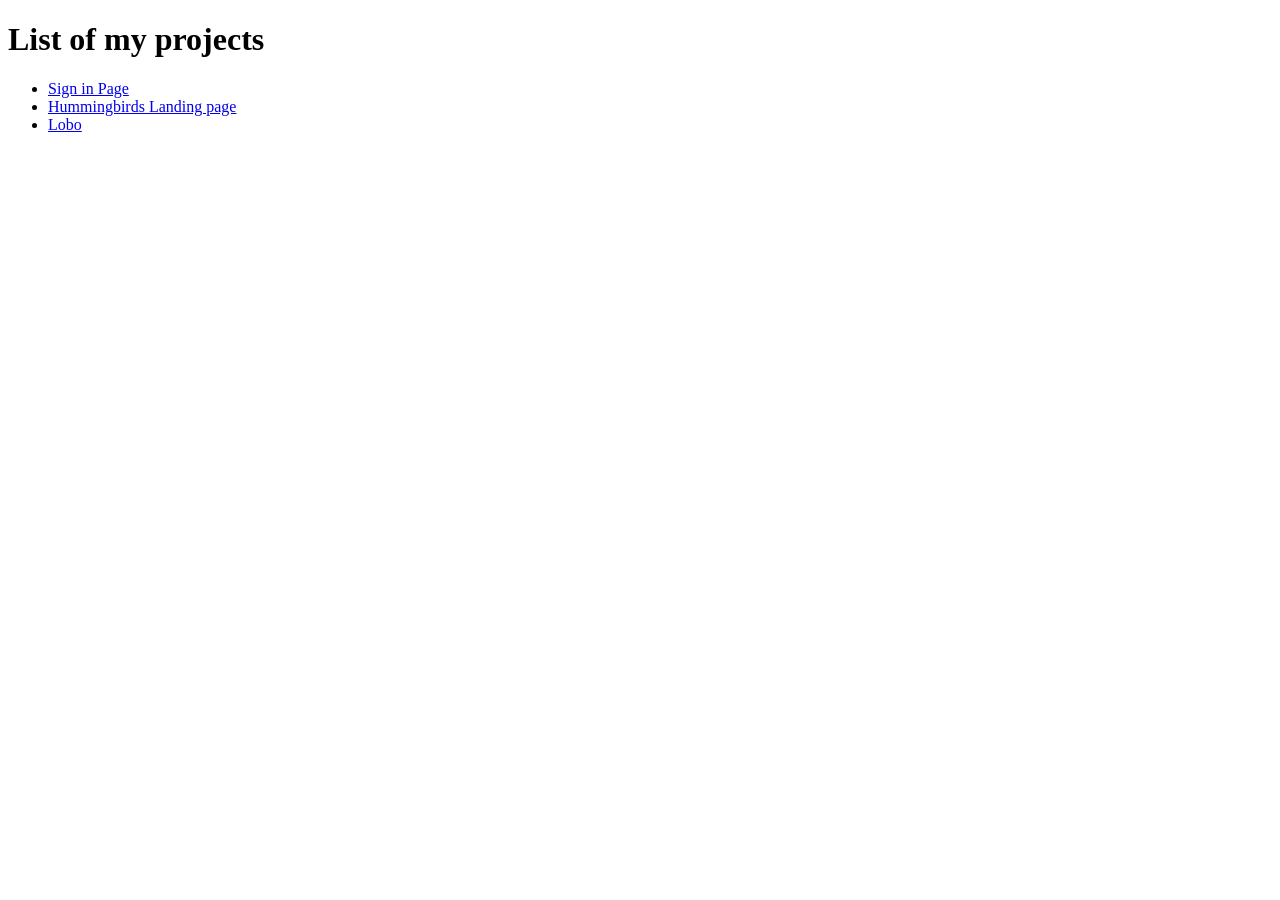
<file: index.html>
<!DOCTYPE html>
<html lang="en">
<head>
    <meta charset="UTF-8">
    <meta name="viewport" content="width=device-width, initial-scale=1.0">
    <title>Portfolio</title>
</head>
<body>
    <h1>List of my projects</h1>
    <ul>
        <li><a href="./projects/-001-Sign-in-and-Sign-up-page-main/index.html">Sign in Page</a></li>
        <li><a href="./projects/Hummingbirds/index.html">Hummingbirds Landing page</a></li>
        <li><a href="./projects/lobo/index.html">Lobo</a></li>
    </ul>
</body>
</html>
</file>
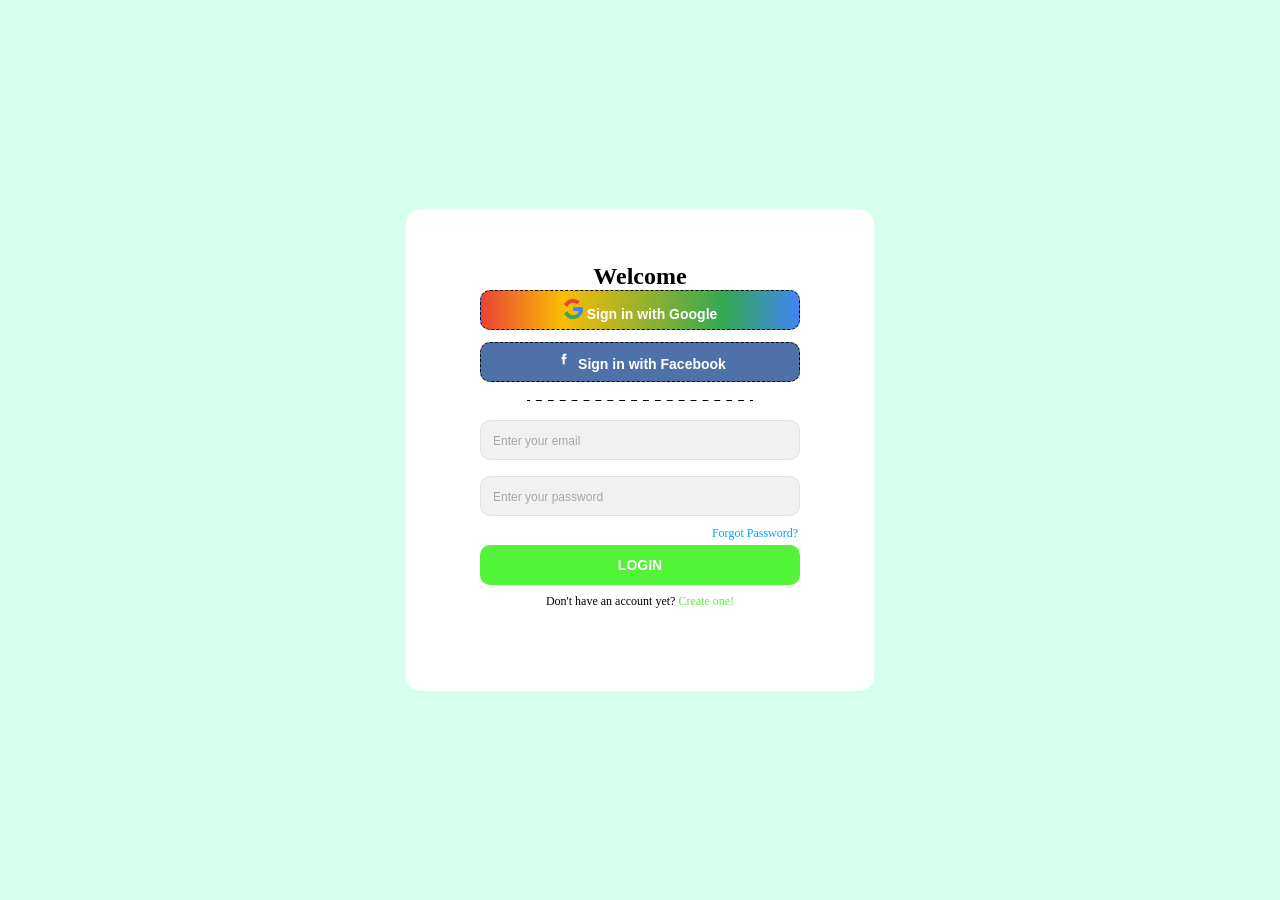
<file: projects/-001-Sign-in-and-Sign-up-page-main/index.html>
<!DOCTYPE html>
<html lang="en">
  <head>
    <meta charset="UTF-8" />
    <meta name="viewport" content="width=device-width, initial-scale=1.0" />
    <title>#001 Login And Sign Up</title>

    <!--Bootstrap-->
    <link
      href="https://cdn.jsdelivr.net/npm/bootstrap@5.3.0/dist/css/bootstrap.min.css"
      rel="stylesheet"
      integrity="sha384-9ndCyUaIbzAi2FUVXJi0CjmCapSmO7SnpJef0486qhLnuZ2cdeRhO02iuK6FUUVM"
      crossorigin="anonymous"
    />
    <!--End of Bootstrap-->
    <link rel="stylesheet" href="style.css" />
    <link rel="stylesheet" href="reset_css.css" />
  </head>
  <body>
    <div class="container">
      <main>
        <div class="box text-center">
          <h1 class="welcome">Welcome</h1>
          <div class="buttons">
            <button id="btn-google" class="btnd-block">
              <img src="./imgs/Google_icon.png" alt="Google Icon" />
              <span id="btn-text">Sign in with Google</span>
            </button>
            <button id="btn-facebook" class="btn d-block">
              <img src="./imgs/Facebook_icon.png" alt="Facebook Icon" />
              <span id="btn-text">Sign in with Facebook</span>
            </button>
          </div>
          <img class="dash_line" src="./imgs/Line 1.png" alt="" />
          <form action="">
            <label for="email" class="form-label"></label>
            <input
              type="text"
              id="email"
              class="form-control"
              placeholder="Enter your email"
            />

            <label for="password" class="form-label"></label>
            <input
              type="password"
              id="password"
              class="form-control"
              placeholder="Enter your password"
            />
          </form>
          <a href="#" id="reset_password">Forgot Password?</a>
          <button id="login-button" class="btn">LOGIN</button>
          <p class="bottom-p">Don't have an account yet? <span id="bottom-text-a"><a href="">Create one!</a></span></p>
        </div>
      </main>
    </div>
    <!--JS-->
    <script
      src="https://cdn.jsdelivr.net/npm/bootstrap@5.3.0/dist/js/bootstrap.bundle.min.js"
      integrity="sha384-geWF76RCwLtnZ8qwWowPQNguL3RmwHVBC9FhGdlKrxdiJJigb/j/68SIy3Te4Bkz"
      crossorigin="anonymous"
    ></script>
  </body>
</html>
</file>
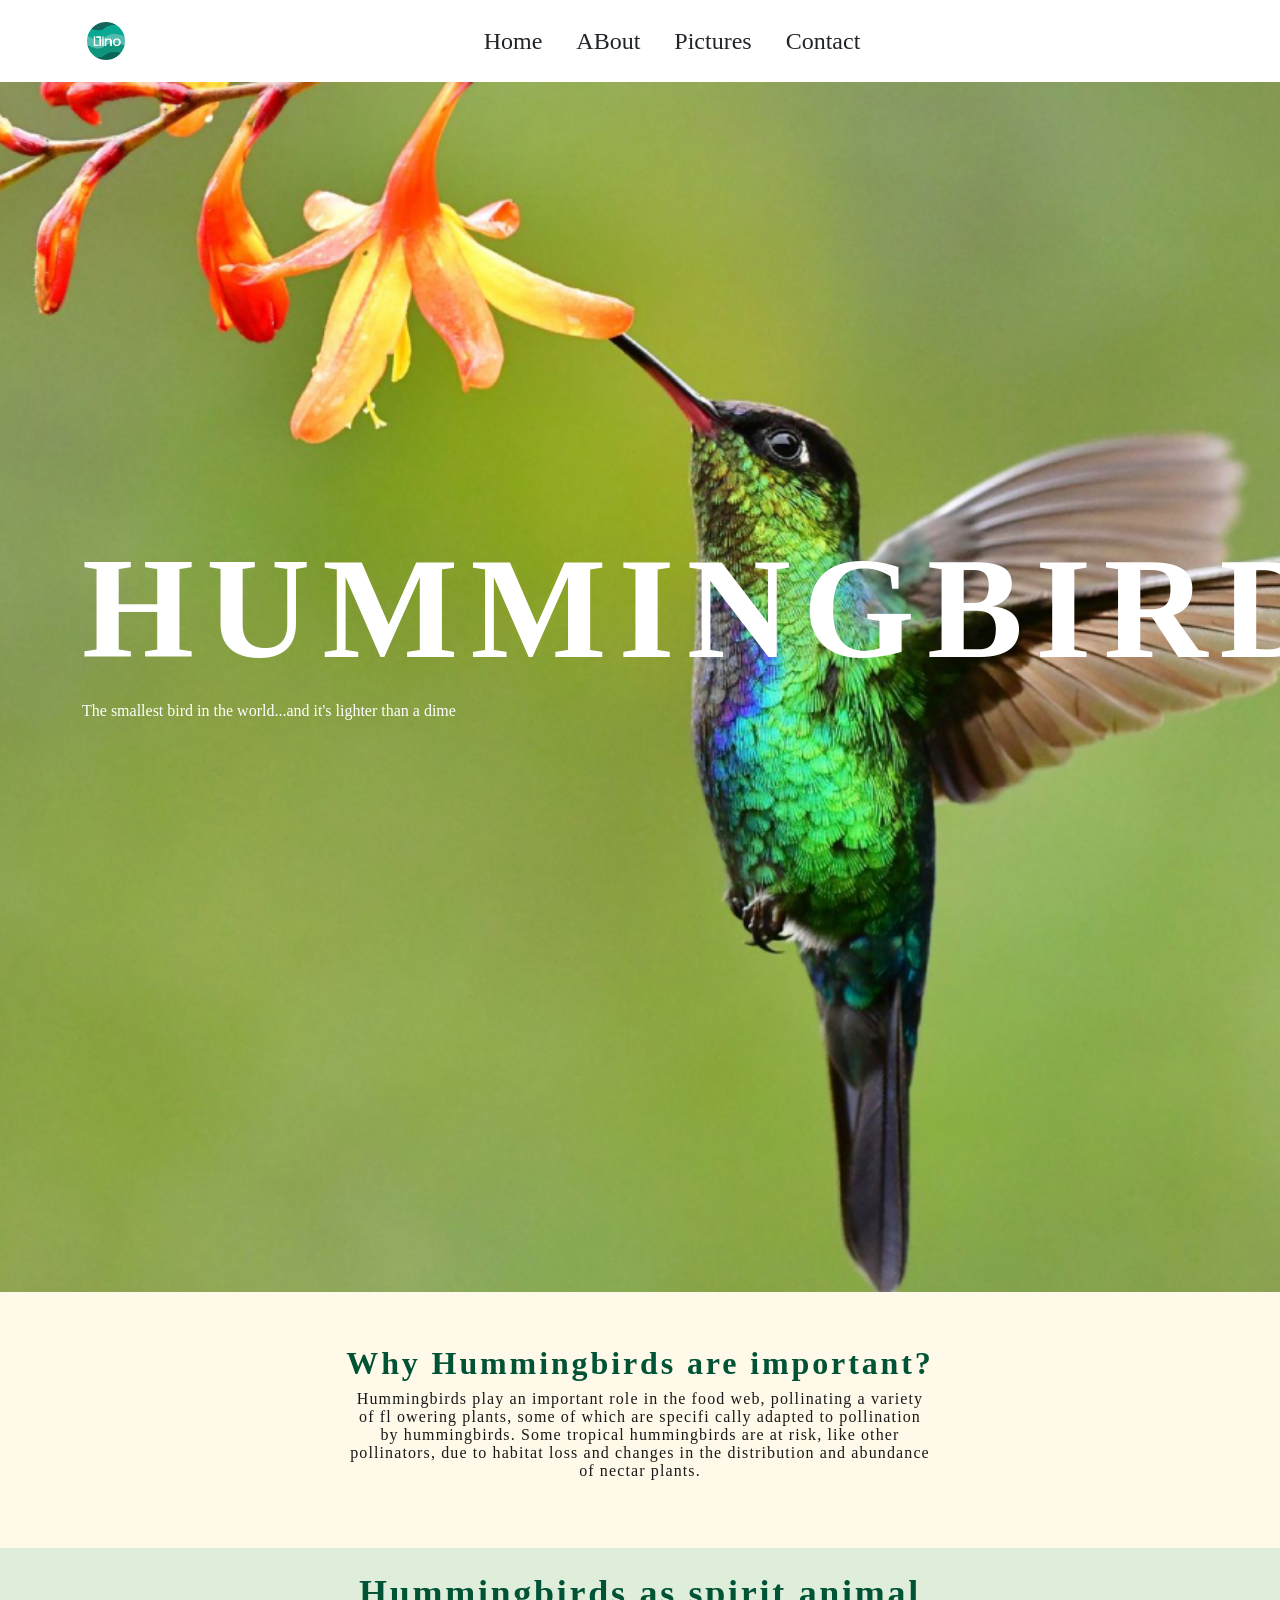
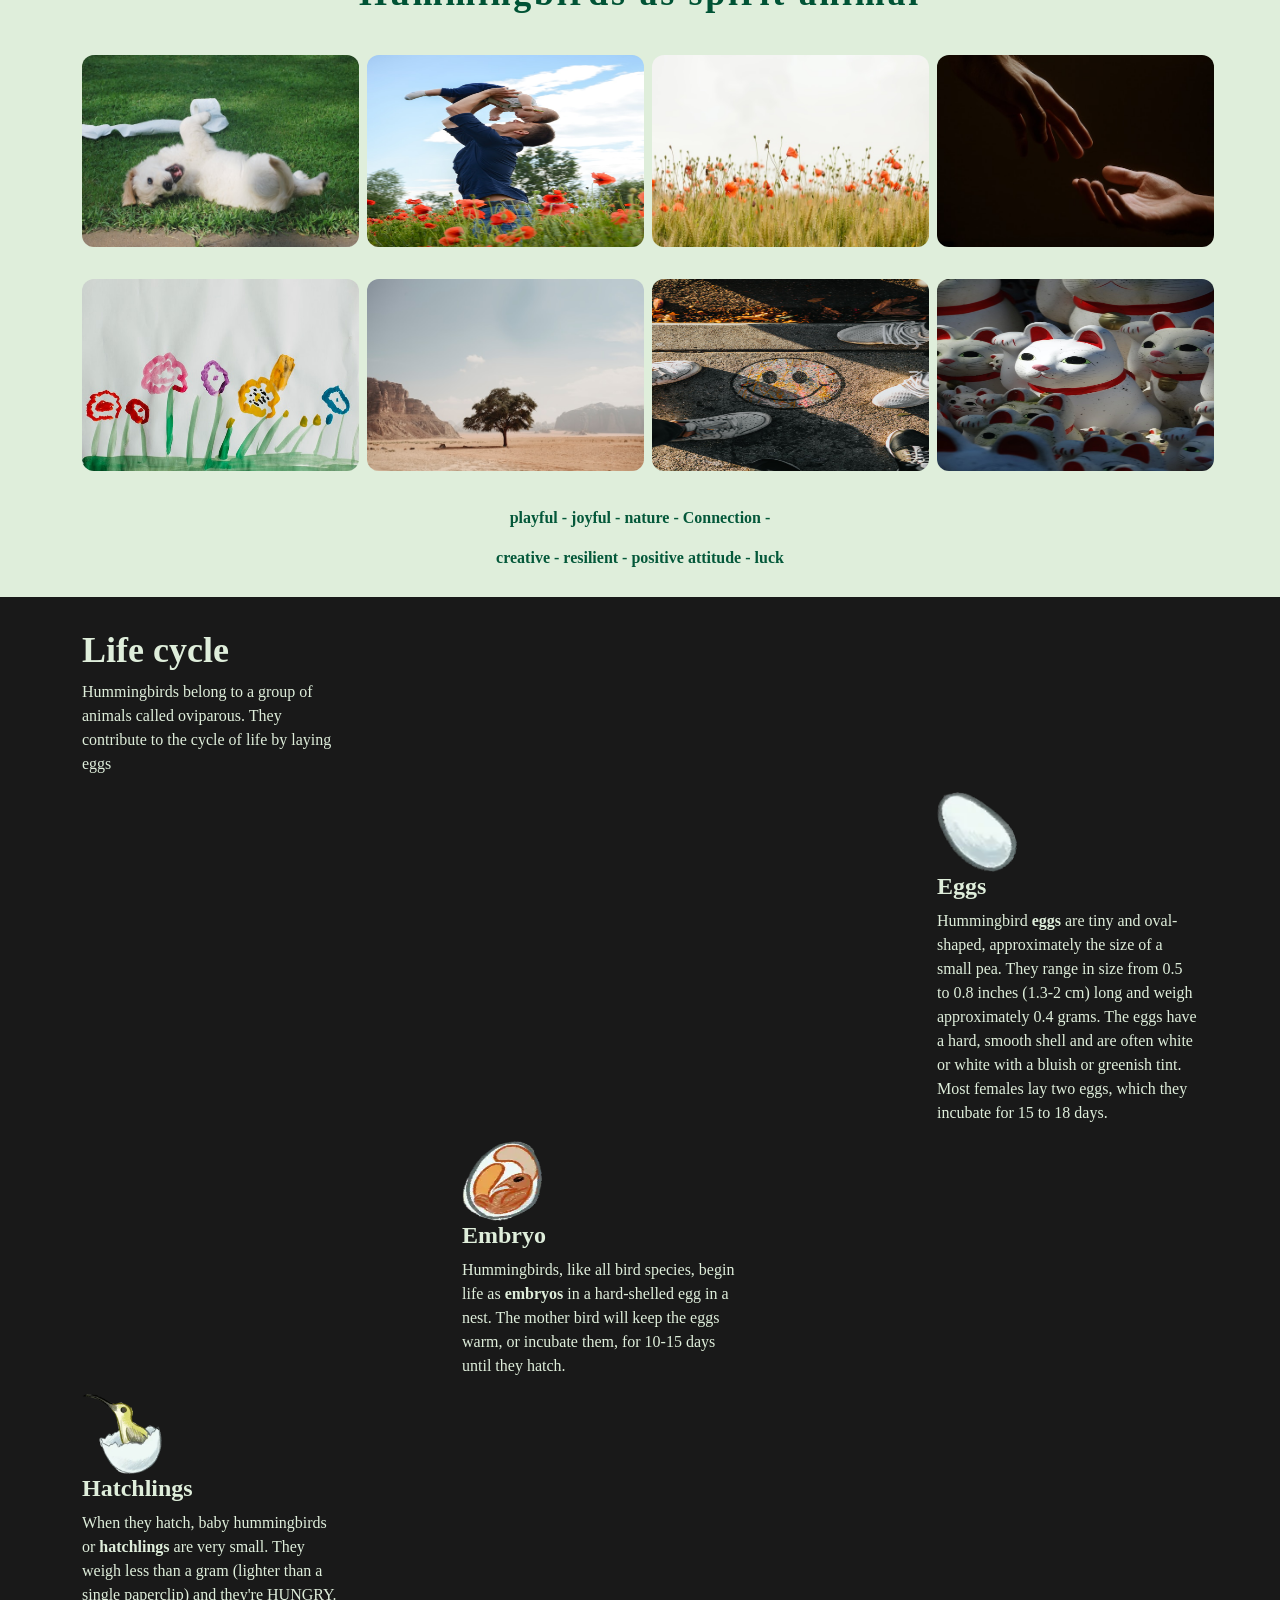
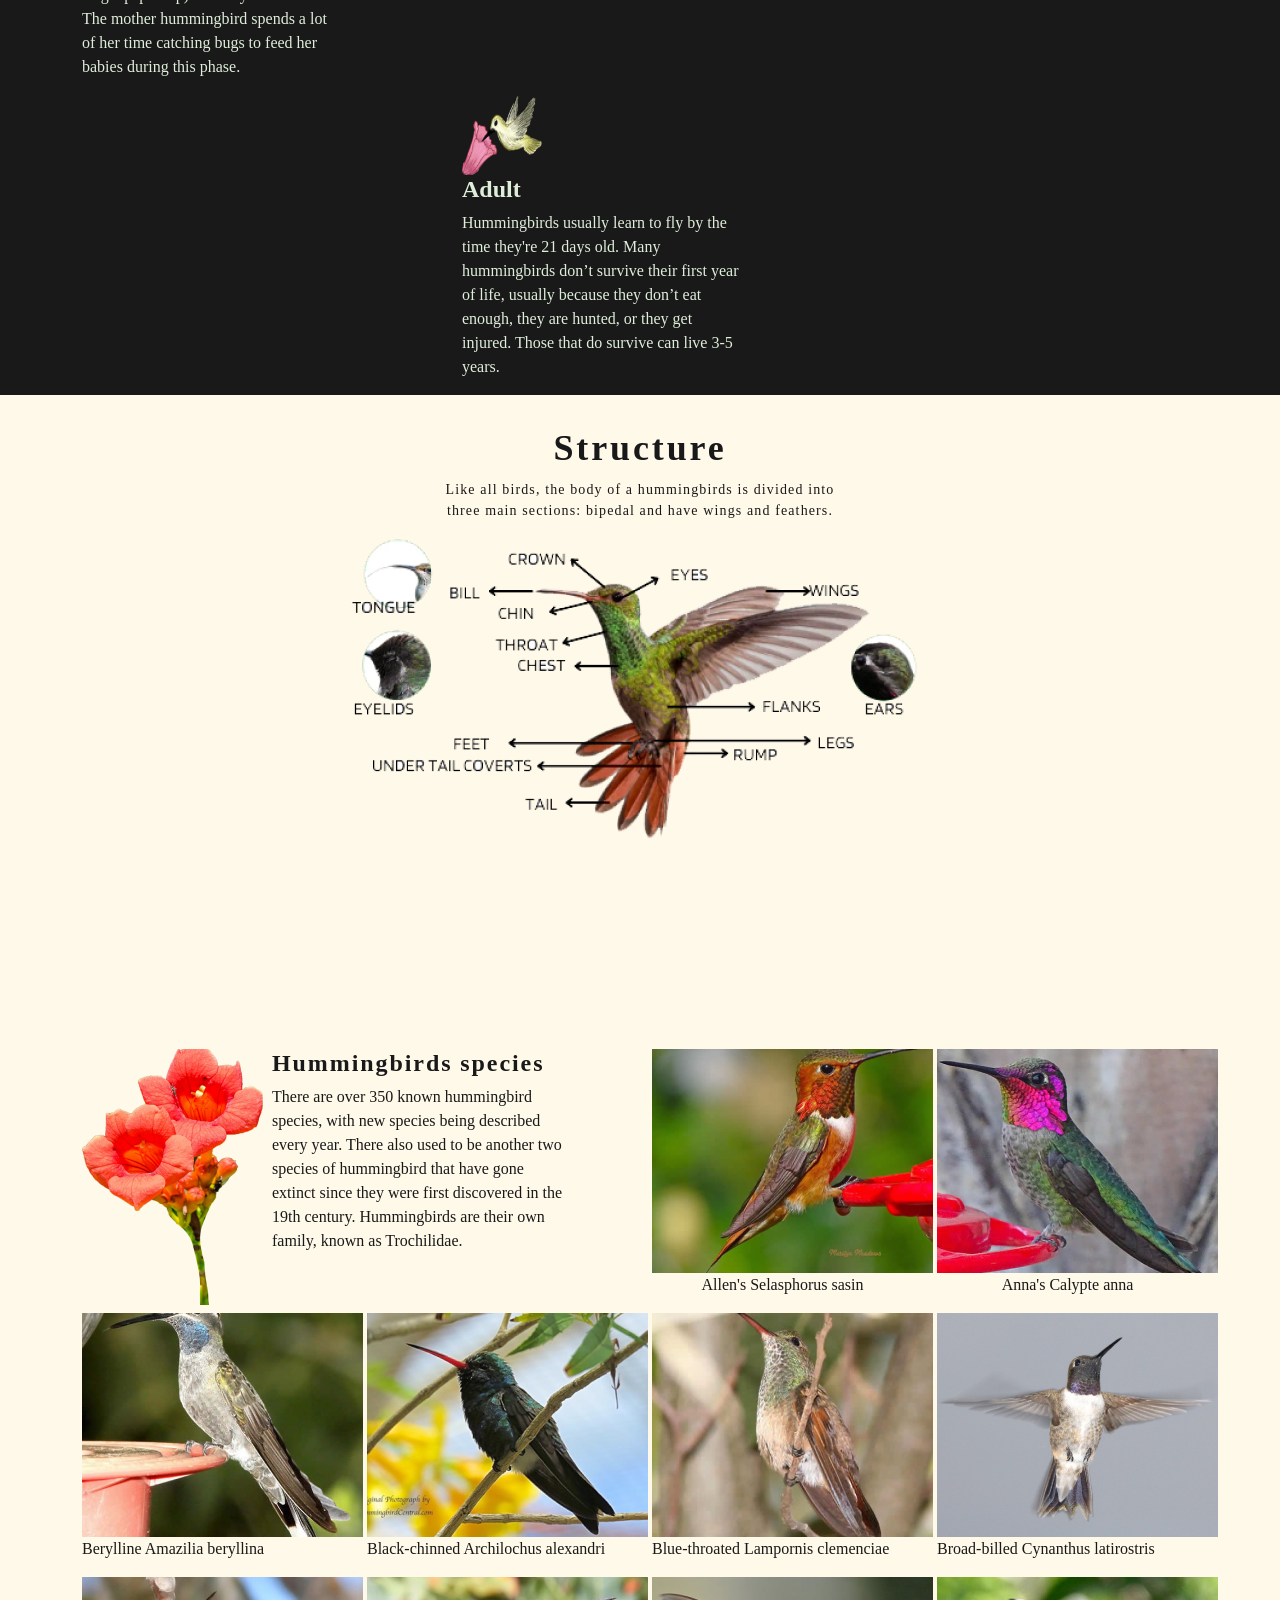
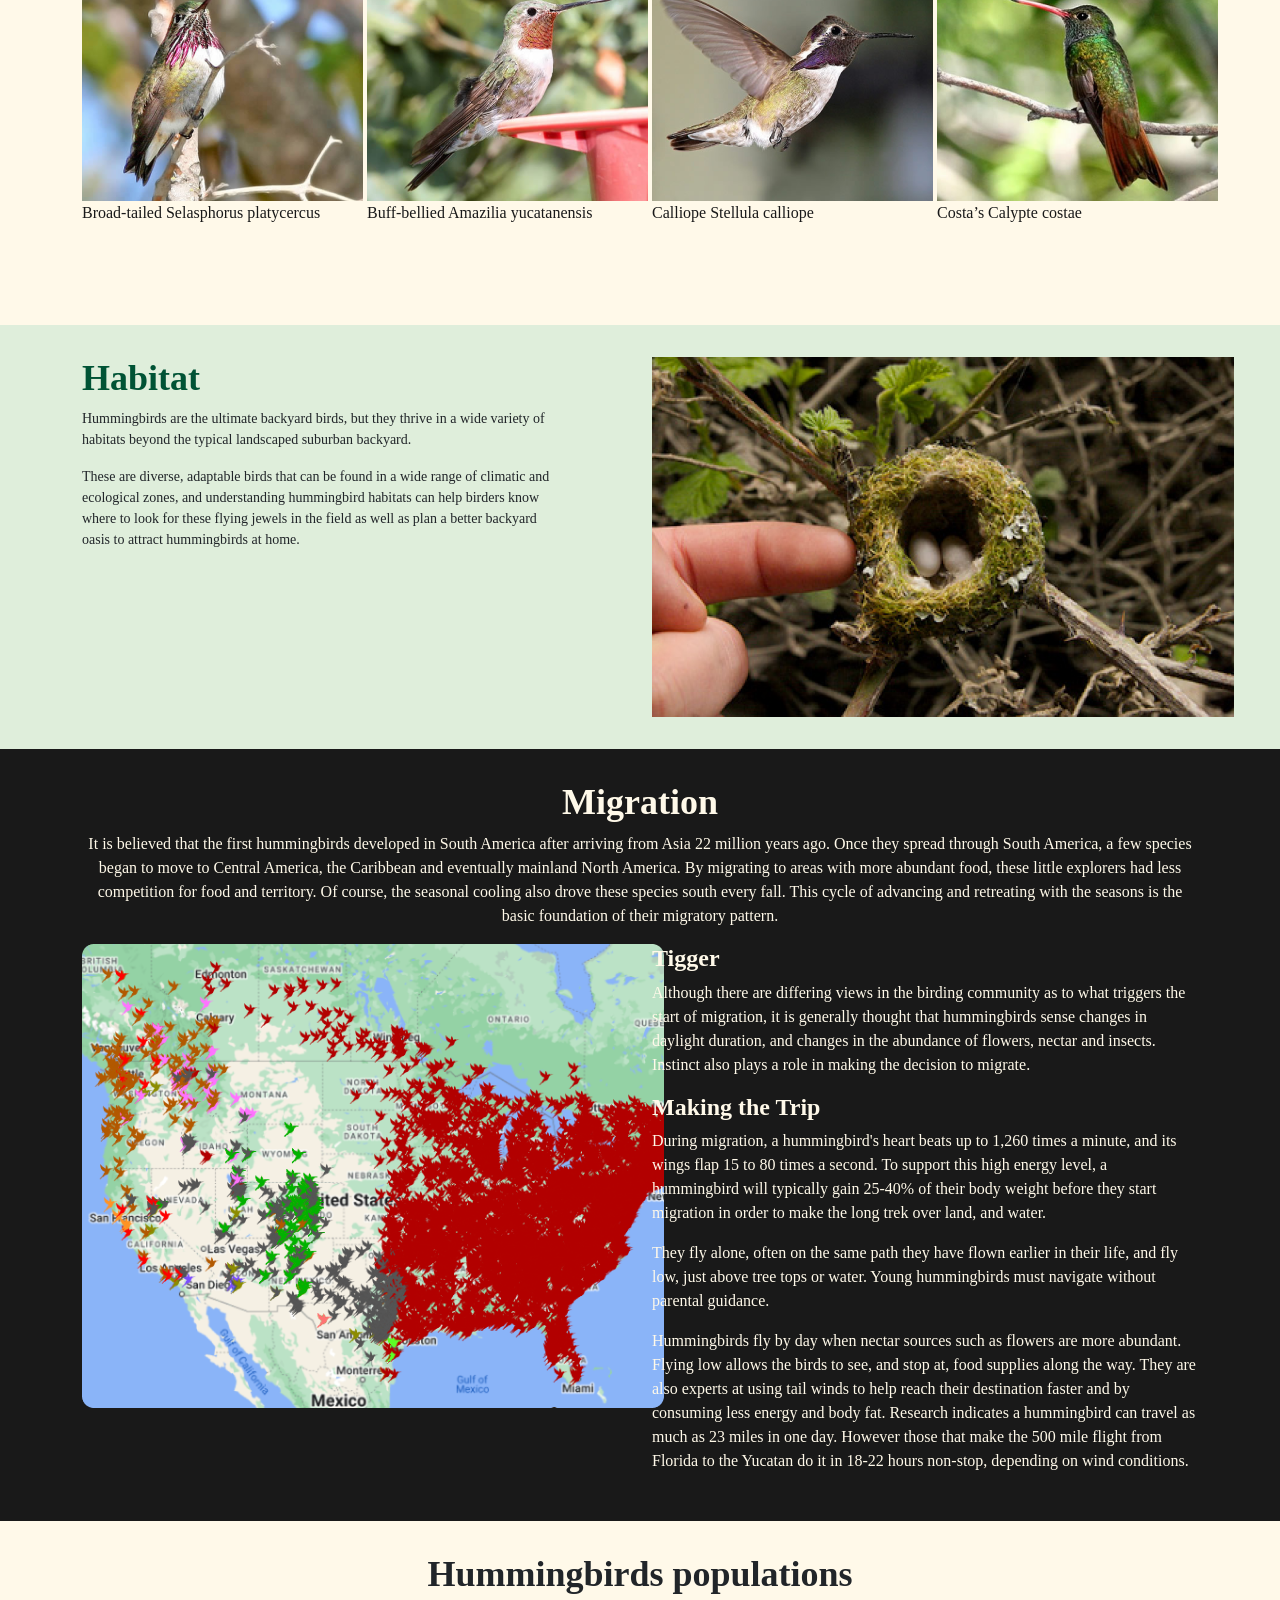
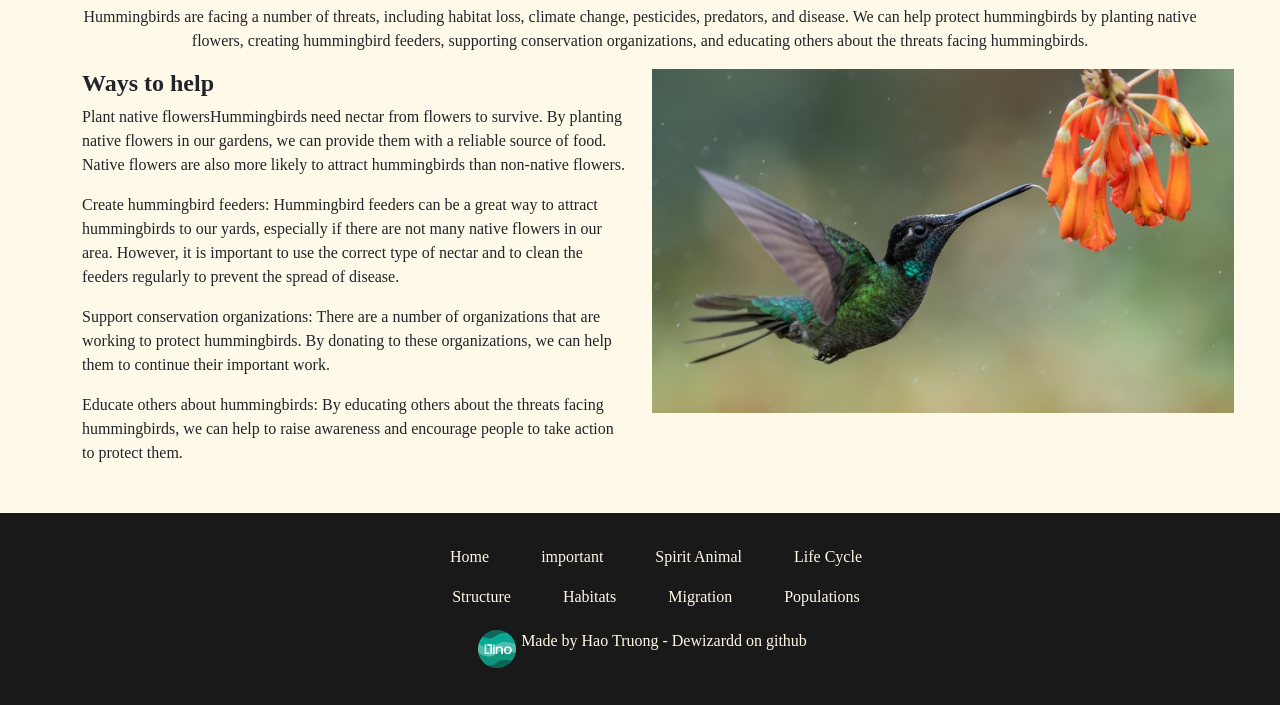
<file: projects/Hummingbirds/index.html>
<!DOCTYPE html>
<html lang="en">

<head>
    <meta charset="UTF-8">
    <meta name="viewport" content="width=device-width, initial-scale=1.0">
    <title>Hummingbirds : Everything you need to know</title>
    <meta name="description"
        content="Tiny marvels of nature, hummingbirds are agile acrobats with vibrant plumage, sipping nectar mid-flight. Nature's aerial gems in dazzling display.">
    <link href="https://cdn.jsdelivr.net/npm/bootstrap@5.3.1/dist/css/bootstrap.min.css" rel="stylesheet"
        integrity="sha384-4bw+/aepP/YC94hEpVNVgiZdgIC5+VKNBQNGCHeKRQN+PtmoHDEXuppvnDJzQIu9" crossorigin="anonymous">

    <link rel="stylesheet" href="./css/style.css">

</head>

<body>
    <header>
        <nav class="navbar">
            <div class="container">
                <img src="./imgs/LOGO.png" alt="logo" class="navbar-brand">
                <ul>
                    <li><a class="nav-link" href="#">Home</a></li>
                    <li><a class="nav-link" href="#">ABout</a></li>
                    <li><a class="nav-link" href="#">Pictures</a></li>
                    <li><a class="nav-link" href="#">Contact</a></li>
                </ul>
                <div></div>
            </div>
        </nav>
    </header>

    <section class="hero">
        <div class="container">
            <div class="hero_text">
                <h1>HUMMINGBIRDS</h1>
                <p>The smallest bird in the world...and it's lighter than a dime</p>
            </div>
        </div>
    </section>

    <section class="important d-flex align-items-center">
        <div class="container d-flex flex-column align-items-center">
            <h2>Why Hummingbirds are important?</h2>
            <p>Hummingbirds play an important role in the food web, pollinating a variety of fl owering plants, some of
                which are specifi cally adapted to pollination by hummingbirds. Some tropical hummingbirds are at risk,
                like other pollinators, due to habitat loss and changes in the distribution and abundance of nectar
                plants.</p>
        </div>
    </section>

    <section class="spirit_animal">
        <div class="container text-center">

            <h2>Hummingbirds as spirit animal</h2>

            <div class="row align-items-start">
                <div class="col-3" id="spirit_img">
                    <img src="./imgs/Spirit/playful.jpg" alt="a playful dog">
                </div>
                <div class="col-3" id="spirit_img">
                    <img src="./imgs/Spirit/joyful.jpg" alt="a playful dog">
                </div>
                <div class="col-3" id="spirit_img">
                    <img src="./imgs/Spirit/nature.jpg" alt="a playful dog">
                </div>
                <div class="col-3" id="spirit_img">
                    <img src="./imgs/Spirit/connection.jpg" alt="a playful dog">
                </div>
            </div>

            <div class="row align-items-start">
                <div class="col-3" id="spirit_img">
                    <img src="./imgs/Spirit/creative.jpg" alt="a playful dog">
                </div>
                <div class="col-3" id="spirit_img">
                    <img src="./imgs/Spirit/resilient.jpg" alt="a playful dog">
                </div>
                <div class="col-3" id="spirit_img">
                    <img src="./imgs/Spirit/positive.jpg" alt="a playful dog">
                </div>
                <div class="col-3" id="spirit_img">
                    <img src="./imgs/Spirit/luck.jpg" alt="a playful dog">
                </div>
            </div>
            <div class="spirit_animal_text">
                <p>playful - joyful - nature - Connection -</p>
                <p>creative - resilient - positive attitude - luck</p>    
            </div>
        </div>
    </section>

    <section class="life_cycle">
        <div class="container">

            <div class="row">
                <div class="col-3" id="lifecycle">
                    <h2 style="margin-top: 32px;">Life cycle</h2>
                    <p>Hummingbirds belong to a group of animals called oviparous. They contribute to the cycle of life
                        by laying eggs</p>
                </div>
                <div class="col-9"></div>
            </div>

            <div class="row" id="egg">
                <div class="col-9"></div>
                <div class="col-3">
                    <img src="./imgs/lifecycle/Layer 5.png" alt="" id="life_cycle_img">
                    <h3>Eggs</h3>
                    <p>Hummingbird <span>eggs</span> are tiny and oval-shaped, approximately the size of a small pea. They range in
                        size from 0.5 to 0.8 inches (1.3-2 cm) long and weigh approximately 0.4 grams. The eggs have a
                        hard, smooth shell and are often white or white with a bluish or greenish tint. Most females lay
                        two eggs, which they incubate for 15 to 18 days.</p>
                </div>
            </div>

            <div class="row" id="embryo">
                <div class="col-4"></div>

                <div class="col-4">
                    <img src="./imgs/lifecycle/Layer 2.png" id="life_cycle_img" alt="">
                    <h3>Embryo</h3>
                    <p>Hummingbirds, like all bird species, begin life as <span>embryos</span> in a hard-shelled egg in a nest. The
                        mother bird will keep the eggs warm, or incubate them, for 10-15 days until they hatch.</p>
                </div>

                <div class="col-4"></div>
            </div>

            <div class="row" id="hatchlings">
                <div class="col-3">
                    <img src="./imgs/lifecycle/Layer 3.png" id="life_cycle_img" alt="">
                    <h3>Hatchlings</h3>
                    <p>When they hatch, baby hummingbirds or <span>hatchlings</span> are very small. They weigh less than a gram
                        (lighter than a single paperclip) and they're HUNGRY. The mother hummingbird spends a lot of her
                        time catching bugs to feed her babies during this phase.</p>
                </div>
            </div>

            <div class="row" id="adult">
                <div class="col-4"></div>
                <div class="col-4">
                    <img src="./imgs/lifecycle/Layer 4.png" id="life_cycle_img" alt="">
                    <h3>Adult</h3>
                    <p>Hummingbirds usually learn to fly by the time they're 21 days old. Many hummingbirds don’t
                        survive their first year of life, usually because they don’t eat enough, they are hunted, or
                        they get injured. Those that do survive can live 3-5 years.</p>
                </div>
            </div>

        </div>
    </section>

    <section class="structure">
        <div class="container d-flex align-items-center flex-column">
            <h2>Structure</h2>
            <p>Like all birds, the body of a hummingbirds is divided into
                three main sections: bipedal and have wings and feathers. </p>
            <img src="./imgs/hummingbird structure.png" alt="">
        </div>
    </section>

    <section class="species">
        <div class="container">

            <div class="row">
                <div class="col-2">
                    <img src="./imgs/species/Rectangle 17.png" alt="">
                </div>
                <div class="col-4">
                    <h3>Hummingbirds species</h3>
                    <p style="width: 293px;">There are over 350 known hummingbird species, with new species being
                        described every year. There
                        also used to be another two species of hummingbird that have gone extinct since they were first
                        discovered in the 19th century. Hummingbirds are their own family, known as Trochilidae.</p>
                </div>
                <div class="col-3 text-center">
                    <figure>
                        <img src="./imgs/species/Rectangle 18.png" alt="">
                        <figcaption>Allen's Selasphorus sasin</figcaption>
                    </figure>
                </div>
                <div class="col-3 text-center">
                    <figure>
                        <img src="./imgs/species/Rectangle 19.png" alt="">
                        <figcaption>Anna's Calypte anna</figcaption>
                    </figure>
                </div>
            </div>

            <div class="row">
                <div class="col-3">
                    <figure>
                        <img src="./imgs/species/Rectangle 20.png" alt="">
                        <figcaption>Berylline Amazilia beryllina</figcaption>
                    </figure>
                </div>
                <div class="col-3">
                    <figure>
                        <img src="./imgs/species/Rectangle 21.png" alt="">
                        <figcaption>Black-chinned Archilochus alexandri</figcaption>
                    </figure>
                </div>
                <div class="col-3">
                    <figure>
                        <img src="./imgs/species/Rectangle 22.png" alt="">
                        <figcaption>Blue-throated Lampornis clemenciae</figcaption>
                    </figure>
                </div>
                <div class="col-3">
                    <figure>
                        <img src="./imgs/species/Rectangle 23.png" alt="">
                        <figcaption>Broad-billed Cynanthus latirostris</figcaption>
                    </figure>
                </div>
            </div>

            <div class="row">
                <div class="col-3">
                    <figure>
                        <img src="./imgs/species/Rectangle 24.png" alt="">
                        <figcaption>Broad-tailed Selasphorus platycercus</figcaption>
                    </figure>
                </div>
                <div class="col-3">
                    <figure>
                        <img src="./imgs/species/Rectangle 25.png" alt="">
                        <figcaption>Buff-bellied Amazilia yucatanensis</figcaption>
                    </figure>
                </div>
                <div class="col-3">
                    <figure>
                        <img src="./imgs/species/Rectangle 26.png" alt="">
                        <figcaption>Calliope Stellula calliope</figcaption>
                    </figure>
                </div>
                <div class="col-3">
                    <figure>
                        <img src="./imgs/species/Rectangle 27.png" alt="">
                        <figcaption>Costa’s Calypte costae</figcaption>
                    </figure>
                </div>
            </div>



        </div>
    </section>

    <section class="habitats">
        <div class="container">
            <div class="row">
                <div class="col-6">
                    <h2>Habitat</h2>
                    <p style="width: 482px;">Hummingbirds are the ultimate backyard birds, but they thrive in a wide
                        variety of habitats
                        beyond the typical landscaped suburban backyard.</p>
                    <p style="width: 482px;">These are diverse, adaptable birds that can be found in a wide range of
                        climatic and ecological
                        zones, and understanding hummingbird habitats can help birders know where to look for these
                        flying jewels in the field as well as plan a better backyard oasis to attract hummingbirds at
                        home.</p>
                </div>
                <div class="col-6">
                    <img style="width: 582px; height: 360px;" src="./imgs/habitats.png" alt="">
                </div>
            </div>
        </div>
    </section>

    <section class="migration">
        <div class="container">
            <div class="migration_text text-center">
                <h2>Migration</h2>
                <p>It is believed that the first hummingbirds developed in South America after
                    arriving from Asia 22 million years ago. Once they spread through South America, a few species began
                    to
                    move to Central America, the Caribbean and eventually mainland North America. By migrating to areas
                    with
                    more abundant food, these little explorers had less competition for food and territory. Of course,
                    the
                    seasonal cooling also drove these species south every fall. This cycle of advancing and retreating
                    with
                    the seasons is the basic foundation of their migratory pattern.</p>
            </div>
            <div class="row">
                <div class="col-6">
                    <img src="./imgs/migration.png" alt="">
                </div>
                <div class="col-6">
                    <h3>Tigger</h3>
                    <p>Although there are differing views in the birding community as to what triggers the start of
                        migration, it is generally thought that hummingbirds sense changes in daylight duration, and
                        changes in the abundance of flowers, nectar and insects. Instinct also plays a role in making
                        the decision to migrate.</p>
                    <h3>Making the Trip</h3>
                    <p>During migration, a hummingbird's heart beats up to 1,260 times a minute, and its wings flap 15
                        to 80 times a second. To support this high energy level, a hummingbird will typically gain
                        25-40% of their body weight before they start migration in order to make the long trek over
                        land, and water.</p>
                    <p>They fly alone, often on the same path they have flown earlier in their life, and fly low, just
                        above tree tops or water. Young hummingbirds must navigate without parental guidance.</p>
                    <p>Hummingbirds fly by day when nectar sources such as flowers are more abundant. Flying low allows
                        the birds to see, and stop at, food supplies along the way. They are also experts at using tail
                        winds to help reach their destination faster and by consuming less energy and body fat. Research
                        indicates a hummingbird can travel as much as 23 miles in one day. However those that make the
                        500 mile flight from Florida to the Yucatan do it in 18-22 hours non-stop, depending on wind
                        conditions.</p>
                </div>
            </div>
        </div>
    </section>

    <section class="populations">
        <div class="container">
            <div class="populations_text text-center">
                <h2>Hummingbirds populations</h2>
                <p>Hummingbirds are facing a number of threats, including habitat loss, climate change, pesticides,
                    predators, and disease. We can help protect hummingbirds by planting native flowers, creating
                    hummingbird feeders, supporting conservation organizations, and educating others about the threats
                    facing hummingbirds.</p>
            </div>
            <div class="row">
                <div class="col-6">
                    <h3>Ways to help</h3>
                    <p><span id="populations_bold_text">Plant native flowers</span>Hummingbirds
                        need nectar from flowers to survive. By planting native flowers in our gardens, we can provide
                        them with a reliable source of food. Native flowers are also more likely to attract hummingbirds
                        than non-native flowers.</p>
                    <p><span id="populations_bold_text">Create hummingbird feeders:</span> Hummingbird feeders can be a
                        great way to attract hummingbirds to our
                        yards, especially if there are not many native flowers in our area. However, it is important to
                        use the correct type of nectar and to clean the feeders regularly to prevent the spread of
                        disease.</p>
                    <p><span id="populations_bold_text">Support conservation organizations:</span> There are a number of
                        organizations that are working to
                        protect hummingbirds. By donating to these organizations, we can help them to continue their
                        important work.</p>
                    <p><span id="populations_bold_text">Educate others about hummingbirds:</span> By educating others
                        about the threats facing hummingbirds, we
                        can help to raise awareness and encourage people to take action to protect them.</p>
                </div>
                <div class="col-6">
                    <img src="./imgs/populations.png" alt="">
                </div>
            </div>
        </div>
    </section>

    <footer class="footer">
        <div class="container text-center">
            <ul>
                <li><a href="">Home</a></li>
                <li><a href="">important</a></li>
                <li><a href="">Spirit Animal</a></li>
                <li><a href="">Life Cycle</a></li>
            </ul>
            <ul>
                <li><a href="">Structure</a></li>
                <li><a href="">Habitats</a></li>
                <li><a href="">Migration</a></li>
                <li><a href="">Populations</a></li>
            </ul>
            <div class="developer d-flex justify-content-center align-items-center">
                <img src="./imgs/LOGO.png" alt="">
                <p>Made by Hao Truong - Dewizardd on github</p>
            </div>
        </div>
    </footer>

    <!--scripts-->
    <script src="https://cdn.jsdelivr.net/npm/bootstrap@5.3.1/dist/js/bootstrap.bundle.min.js"
        integrity="sha384-HwwvtgBNo3bZJJLYd8oVXjrBZt8cqVSpeBNS5n7C8IVInixGAoxmnlMuBnhbgrkm"
        crossorigin="anonymous"></script>
</body>

</html>
</file>
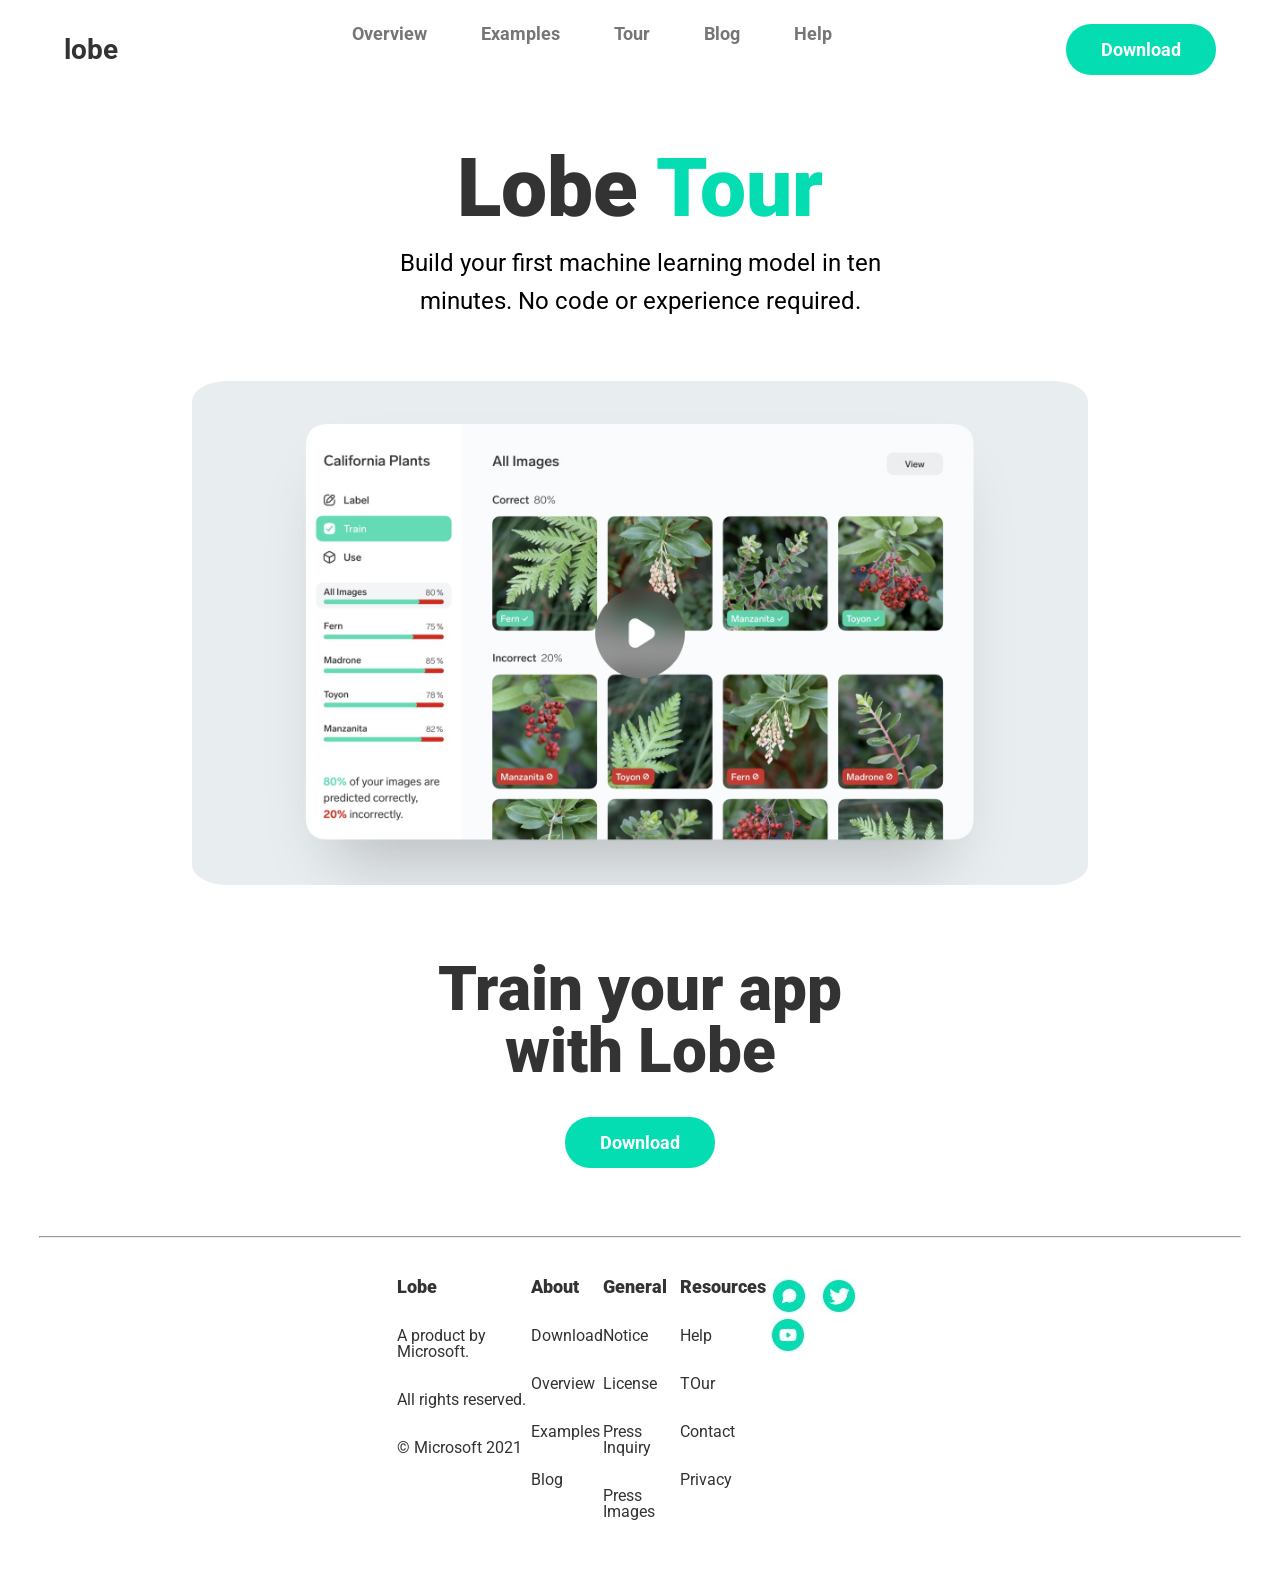
<file: projects/lobo/index.html>
<!DOCTYPE html>
<html lang="en">
<head>
    <meta charset="UTF-8">
    <meta name="viewport" content="width=device-width, initial-scale=1.0">
    <title>lobe clone</title>
    <meta name="description" content="Create machine learning models with a free, easy to use tool.Lobe helps you train machine learning models with a free, easy to use tool. Download Watch Tour.">
    <link rel="stylesheet" href="style/css-reset.css">
    <link rel="stylesheet" href="style/style.css">
</head>
<body>
    <header>
        <nav>
            <div class="logo">
                <a href="#">lobe</a>
            </div>
                <ul class="nav_links">
                    <li class="nav_item"><a href="#">Overview</a></li>
                    <li class="nav_item"><a href="#">Examples</a></li>
                    <li class="nav_item"><a href="#">Tour</a></li>
                    <li class="nav_item"><a href="#">Blog</a></li>
                    <li class="nav_item"><a href="#">Help</a></li>
                </ul>
            <button id="download_btn"><a href="#">Download</a></button>
        </nav>
    </header>

    <section class="hero">
        <h1>Lobe <span>Tour</span></h1>
        <p>Build your first machine learning model in ten <br> minutes. No code or experience required.</p>
        <img src="./img/Video.jpg" alt="">
    </section>

    <section class="download">
        <h2>Train your app <br> with Lobe</h2>
        <button id="download_btn"><a href="#">Download</a></button>
    </section>

    <hr>

    <footer>
        <div class="list">
            <h3>Lobe</h3>
            <ul>
                <li>A product by Microsoft.</li>
                <li>All rights reserved.</li>
                <li>© Microsoft 2021</li>
            </ul>
        </div>
        <div class="list">
            <h3>About</h3>
            <ul>
                <li><a href="#">Download</a></li>
                <li><a href="#">Overview</a></li>
                <li><a href="#">Examples</a></li>
                <li><a href="#">Blog</a></li>
            </ul>
        </div>
        <div class="list">
            <h3>General</h3>
            <ul>
                <li><a href="#">Notice</a></li>
                <li><a href="#">License</a></li>
                <li><a href="#">Press Inquiry</a></li>
                <li><a href="#">Press Images</a></li>
            </ul>
        </div>
        <div class="list">
            <h3>Resources</h3>
            <ul>
                <li><a href="#">Help</a></li>
                <li><a href="#">TOur</a></li>
                <li><a href="#">Contact</a></li>
                <li><a href="#">Privacy</a></li>
            </ul>
        </div>
        <div class="social_media">
           <a href="#"><img src="./img/message.jpg" alt=""></a>
           <a href="#"><img src="./img/twitter.jpg" alt=""></a>
           <a href="#"><img src="./img/youtuber.jpg" alt=""></a>
        </div>
    </footer>
</body>
</html>
</file>
<file: projects/-001-Sign-in-and-Sign-up-page-main/style.css>
body {
  background-color: #d7ffee;
}

.welcome {
  color: #000;
  font-family: Playfair Display;
  font-size: 24px;
  font-style: normal;
  font-weight: 600;
  line-height: normal;
}
#btn-text {
  color: #fff;
  font-family: Poppins, sans-serif;
  font-size: 14px;
  font-style: normal;
  font-weight: 800;
  line-height: normal;
}
#btn-google {
  border-radius: 10px;
  border: 1.5px dashed #000;
  background: linear-gradient(
    90deg,
    #ea4335 0%,
    #fbbc05 25.41%,
    #34a853 76.33%,
    #4285f4 100%
  );
  width: 320px;
  height: 40px;
  flex-shrink: 0;
}

#btn-facebook {
  width: 320px;
  height: 40px;
  flex-shrink: 0;
  border-radius: 10px;
  border: 1.5px dashed #000;
  background: #4e71a8;
}

main {
  display: grid;
  place-content: center;
  min-height: 100vh;
}
.box {
  width: 468px;
  height: 482px;
  flex-shrink: 0;
  border-radius: 15px;
  background: #fff;
  padding: 54px 74px 53px 74px;
}

.buttons {
  display: flex;
  justify-content: center;
  flex-direction: column;
}

.buttons img {
  width: 20px;
  height: 20px;
  flex-shrink: 0;
}
.btn {
  width: 320px;
  height: 40px;
  flex-shrink: 0;
  margin: 0 auto;
  margin-top: 12px;
}
.dash_line {
  margin-top: 18px;
}

.form-control {
  border-radius: 10px;
  background: #f1f1f1;
  width: 320px;
  height: 40px;
  flex-shrink: 0;
}
.form-control::placeholder {
  color: #000;
  font-family: Playfair Display, sans-serif;
  font-size: 12px;
  font-style: normal;
  font-weight: 400;
  line-height: normal;
  opacity: 0.30000001192092896;
}

#reset_password {
  color: #00a3ff;
  font-family: Poppins;
  font-size: 12px;
  font-style: normal;
  font-weight: 300;
  line-height: normal;
  text-decoration: none;
  position: relative;
  left: 115px;
  top: 8px;
}
#reset_password:hover {
  color: black;
}

#login-button {
  width: 320px;
  height: 40px;
  flex-shrink: 0;
  border-radius: 10px;
  background: #52f338;
  border: none;
  color: #fff;
  font-family: Poppins, sans-serif;
  font-size: 14px;
  font-style: normal;
  font-weight: 800;
  line-height: normal;
}
.bottom-p {
  position: relative;
  top: 9px;
  color: #000;
  font-family: Playfair Display;
  font-size: 12px;
  font-style: normal;
  font-weight: 400;
  line-height: normal;
}
#bottom-text-a a{
  text-decoration: none;
  color: #52F338;
}
#bottom-text-a a:hover{
  text-decoration: none;
  color: black;
}
</file>
<file: projects/Hummingbirds/css/style.css>
:root {
  --white-color: #fff9e9;
  --white-green-color: #dfeedb;
  --black-color: #191919;
  --green-color: #005335;

  --common-font: Playfair Display;
  --h2-size: 36px;
  --h3-size: 24px;
  --p-size: 14px;
}

body {
  overflow-x: hidden;
  font-family: var(--common-font);
}
/* navbar */
.navbar img {
  max-width: 48px;
  height: auto;
}

.navbar ul {
  list-style-type: none;
  margin: 0;
  padding: 0;
}
.navbar li {
  display: inline-block;
  padding: 15px;
}

.navbar a {
  font-size: 24px;
  font-family: Playfair Display;
  font-weight: 400;
}

/* End of navbar */

/* Hero */
.hero {
  height: 1210px;
  background-image: url(../imgs/website/hero.jpg);
  background-repeat: no-repeat;
  background-size: cover;
  background-position: center;
}
.hero_text {
  padding-top: 444px;
}
.hero_text h1 {
  font-size: 144px;
  line-height: normal;
  letter-spacing: 12.16px;
  font-weight: 700;
  color: white;
}
.hero_text p {
  color: white;
}
/* End of Hero */

/*Important section*/
.important {
  min-height: 256px;
  margin: auto;
  background-color: var(--white-color);
}
.important h2 {
  color: var(--green-color);
  font-weight: 700;
  letter-spacing: 2.88px;
}
.important p {
  width: 584px;
  font-weight: 400;
  text-align: center;
  word-break: keep-all;
  letter-spacing: 1.12px;
  line-height: normal;
  color: var(--black-color);
}
/* end of Important section*/

/* spirits section*/
.spirit_animal {
  background-color: var(--white-green-color);
  padding-top: 24px;
  height: 649px;
}

.spirit_animal h2 {
  font-size: var(--h2-size);
  color: var(--green-color);
  font-weight: 700;
  letter-spacing: 2.72px;
}

#spirit_img img {
  width: 277px;
  height: 192px;
  border-radius: 12px;
  flex-shrink: 0;
}

#spirit_img {
  padding-top: 32px;
}

.spirit_animal_text {
  padding-top: 35px;
  font-size: 16px;
  font-weight: 600;
}
.spirit_animal_text p {
  color: #04583a;
}
/* spirits section*/

/*life cycle section*/
.life_cycle {
  background-color: var(--black-color);
  color: var(--white-green-color);
}
.life_cycle h2 {
  font-size: var(--h2-size);
  font-weight: 600;
}
.life_cycle h3 {
  font-size: var(--h3-size);
  font-weight: 700;
}
.life_cycle p {
  max-width: 282px;
}
.life_cycle p > span {
  font-weight: 700;
}
#life_cycle_img {
  width: 80px;
  height: 80px;
}

/*end of life cycle section*/

/*Structure*/
.structure {
  background-color: var(--white-color);
  padding: 32px;
  padding-bottom: 208px;
  color: var(--black-color);
}
.structure h2 {
  font-size: var(--h2-size);
  font-weight: 700;
  letter-spacing: 2.88px;
}

.structure p {
  font-size: var(--p-size);
  font-weight: 400;
  letter-spacing: 1.12px;
  width: 425px;
  text-align: center;
}

/*species*/
.species {
  background-color: var(--white-color);
  color: var(--black-color);
  padding-bottom: 84px;
}
.species h3 {
  font-weight: 700;
  letter-spacing: 1.92px;
  font-size: 24px;
}

/*habitats*/
.habitats{
    background-color: var(--white-green-color);
    padding: 32px;
}
.habitats h2{
    font-size: var(--h2-size);
    font-weight: 700;
    color: var(--green-color);
}
.habitats p{
    font-size: var(--p-size);
    font-weight: 500;
}

/*Mirgration*/
.migration{
    background-color: var(--black-color);
    color: var(--white-color);
    padding: 32px;
}
.migration h2{
    font-weight: 700;
    font-size: var(--h2-size);
}
.migration h3{
    font-weight: 700;
    font-size: var(--h3-size);
}

/*populations*/
.populations{
    background-color: var(--white-color);
    padding: 32px;
}
.populations h2{
    font-weight: 700;
    font-size: var(--h2-size);
}
.populations h3{
    font-weight: 700;
    font-size: var(--h3-size);
}

/* footer */
.footer{
    background-color: var(--black-color);
    padding: 32px;

}
.footer ul{
    list-style-type: none;

}
.footer li{
    display: inline;
    padding: 24px;
}
.footer a{
    text-decoration: none;
    color: var(--white-color);
    font-size: 16px;
    font-weight: 400;
}
.footer a:hover{
    color: var(--green-color);
}

.footer img{
    width: 48px;
    height: auto;
}
.footer p{
    color: var(--white-color);

}
</file>
<file: projects/lobo/style/style.css>
@import url('https://fonts.googleapis.com/css2?family=Outfit:wght@400;700&family=Roboto:wght@400;700;900&display=swap');
:root {
    /* Colors */
    --green: #04ddb2;
    --white: #fff;
    --black: #333;
    --grey: #767676;
}


li,
a,
h1,
h2,
h3,
p,
button {
    text-decoration: none;
    font-family: Roboto;
}

/* navbar */
nav {
    display: flex;
    justify-content: space-between;
    align-items: center;
    padding: 24px 5%;
}

nav>.logo a {
    font-size: 28px;
    color: var(--black);
    font-weight: bold;
}

nav>.nav_links {
    list-style: none;
}

nav>.nav_links li {
    display: inline-block;
    padding: 0 25px;
}

nav>.nav_links li a {
    font-size: 18px;
    font-weight: 700;
    color: var(--grey);
    transition: all 0.3 ease 0s;
}

nav>.nav_links li a:hover {
    color: var(--black);
}

#download_btn {
    background-color: var(--green);
    padding: 15px;
    border: none;
    border-radius: 25px;
}

#download_btn a {
    padding: 0 20px;
    text-decoration: none;
    color: white;
    font-size: 18px;
    font-weight: 700;
}

/* hero */
.hero {
    display: flex;
    flex-direction: column;
    align-items: center;
    padding: 48px 0;
}

.hero h1 {
    color: var(--black);
    font-size: 82px;
    font-weight: 900;
}
.hero h1 > span{
    color: var(--green);
}
.hero p{
    text-align: center;
    padding: 15px 0;
    padding-bottom: 60px;
    font-weight: 400;
    font-size: 24px;
    line-height: 1.6;
}

.hero img {
    max-width: 70%;
    border-radius: 4%;
}

/* Download Section */
.download{
    text-align: center;
    padding: 25px 0;
}

.download h2{
    font-size: 62px;
    font-weight: 900;
    color: var(--black);
}

.download > button{
    margin: 35px 0;
}

hr{
    max-width: 1200px;
}

/* footer */
footer{
    display: flex;
    justify-content: space-between;
    padding: 32px 31%;
}
footer > .list >
h3,
li,
a{
    margin-bottom: 32px;
    text-decoration: none;
    color: var(--black);
}
footer h3{
    font-weight: 900;
    font-size: 18px;
}
footer > .social_media{
    display: inline;
}
footer > .social_media > a{
    margin: 0 5px;
}
</file>
